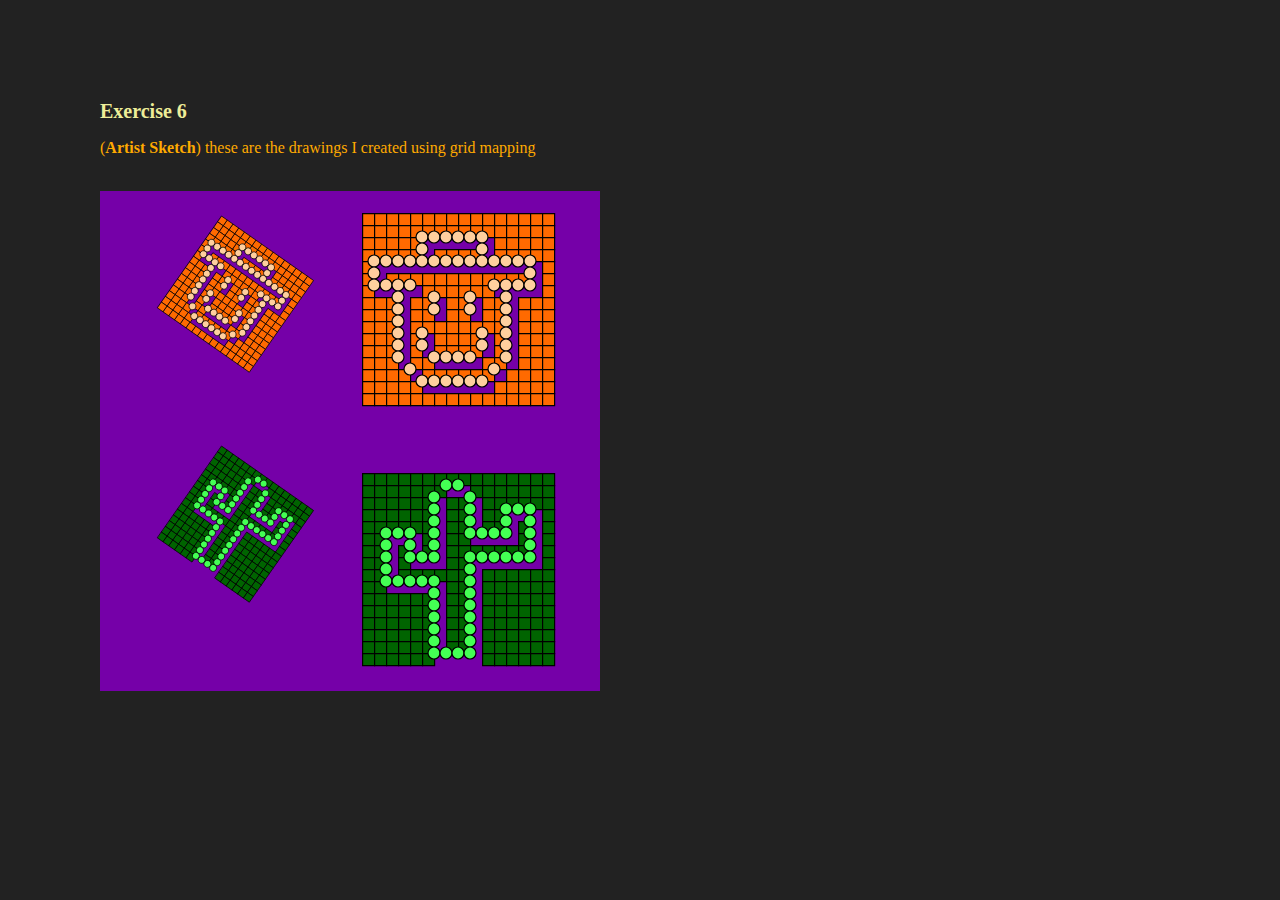
<file: p5_code/ex6/index.html>
<html>
<head>
  <meta charset="UTF-8">
  <script language="javascript" type="text/javascript" src="../lib/p5.min.js"></script>
  <!-- uncomment lines below to include extra p5 libraries -->
	<!--<script language="javascript" src="../lib/p5.dom.min.js"></script>-->
  <!--<script language="javascript" src="../lib/p5.sound.min.js"></script>-->
  <script language="javascript" type="text/javascript" src="sketch.js"></script>
  <!-- this line removes any default padding and style. you might only need one of these values set. -->
  <style>
   body {padding: 50; margin: 50;
  	background-color: #222;
  }
   h1 { color:#ee9;
	    font-size: 20;
   }

   p { color:#fa0;}

  </style>

</head>

<body>
<h1> Exercise 6 </h1>

<p> (<strong>Artist Sketch</strong>) these are the drawings I created using grid mapping </p>
 <br>
</body>
</html>
</file>
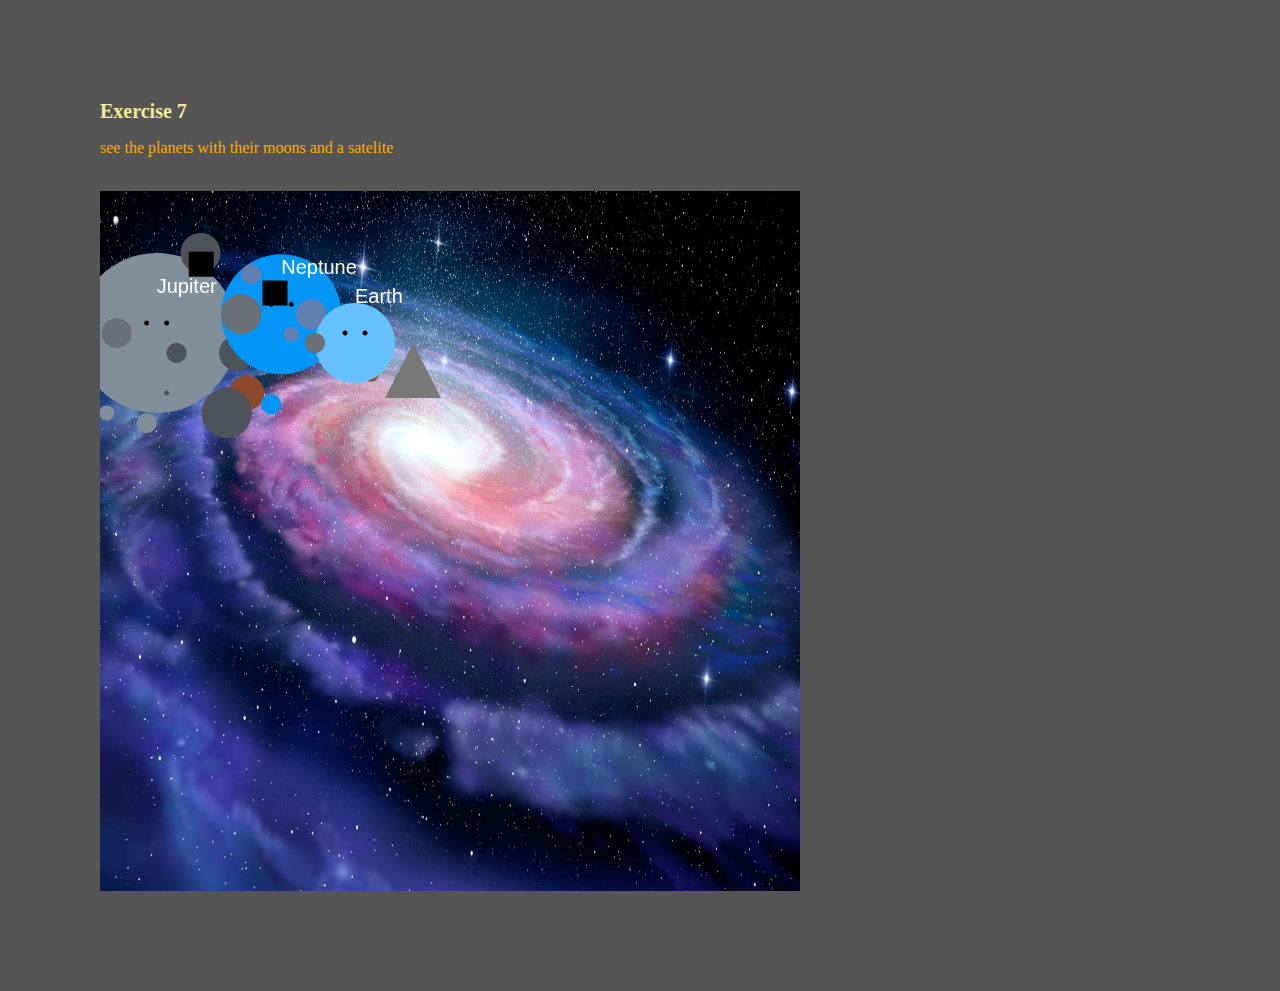
<file: p5_code/ex7/index.html>
<html>
<head>
  <meta charset="UTF-8">
  <script language="javascript" type="text/javascript" src="../lib/p5.min.js"></script>
  <!-- uncomment lines below to include extra p5 libraries -->
	<!--<script language="javascript" src="../lib/p5.dom.min.js"></script>-->
  <!--<script language="javascript" src="../lib/p5.sound.min.js"></script>-->
  <script language="javascript" type="text/javascript" src="sketch.js"></script>
  <!-- this line removes any default padding and style. you might only need one of these values set. -->
  <style>
   body {padding: 50; margin: 50;
  	background-color: #555;
  }
   h1 { color:#ee9;
	    font-size: 20;
   }

   p { color:#fa0;}

  </style>

</head>

<body>
<h1> Exercise 7 </h1>

<p> see the planets with their moons and a satelite </p>
 <br>
</body>
</html>
</file>
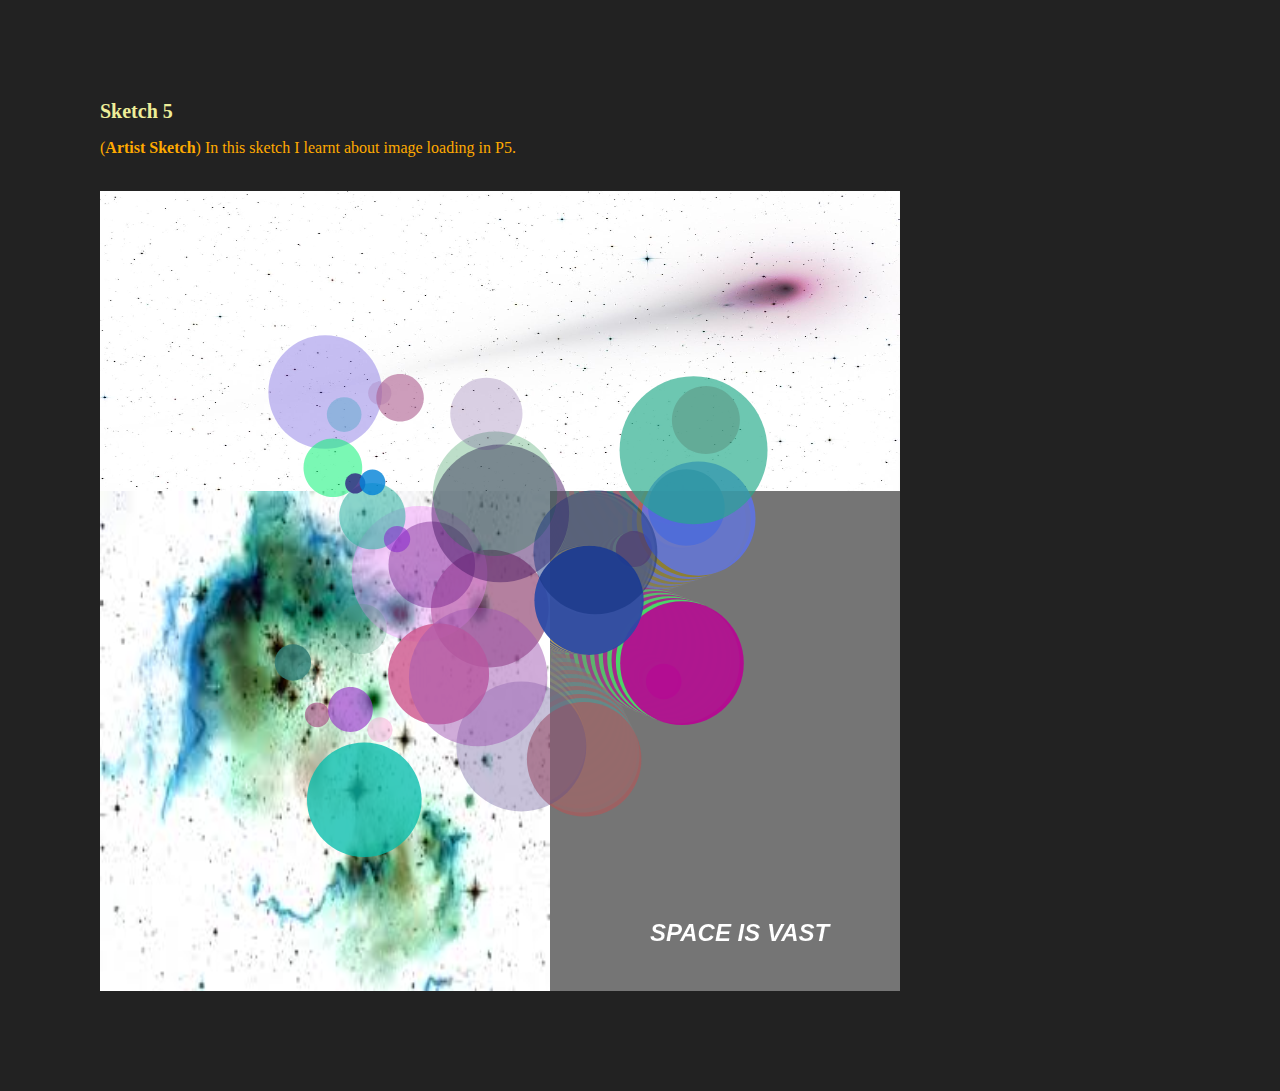
<file: p5_code/Ex_5/index.html>
<html>
<head>
  <meta charset="UTF-8">
  <script language="javascript" type="text/javascript" src="../lib/p5.min.js"></script>
  <!-- uncomment lines below to include extra p5 libraries -->
	<!--<script language="javascript" src="../lib/p5.dom.min.js"></script>-->
  <!--<script language="javascript" src="../lib/p5.sound.min.js"></script>-->
  <script language="javascript" type="text/javascript" src="sketch.js"></script>
  <!-- this line removes any default padding and style. you might only need one of these values set. -->
  <style>
   body {padding: 50; margin: 50;
  	background-color: #222;
  }
   h1 { color:#ee9;
	    font-size: 20;
   }

   p { color:#fa0;}

  </style>

</head>

<body>
<h1> Sketch 5 </h1>

<p> (<strong>Artist Sketch</strong>) In this sketch I learnt about image loading in P5. </p>
 <br>
</body>
</html>
</file>
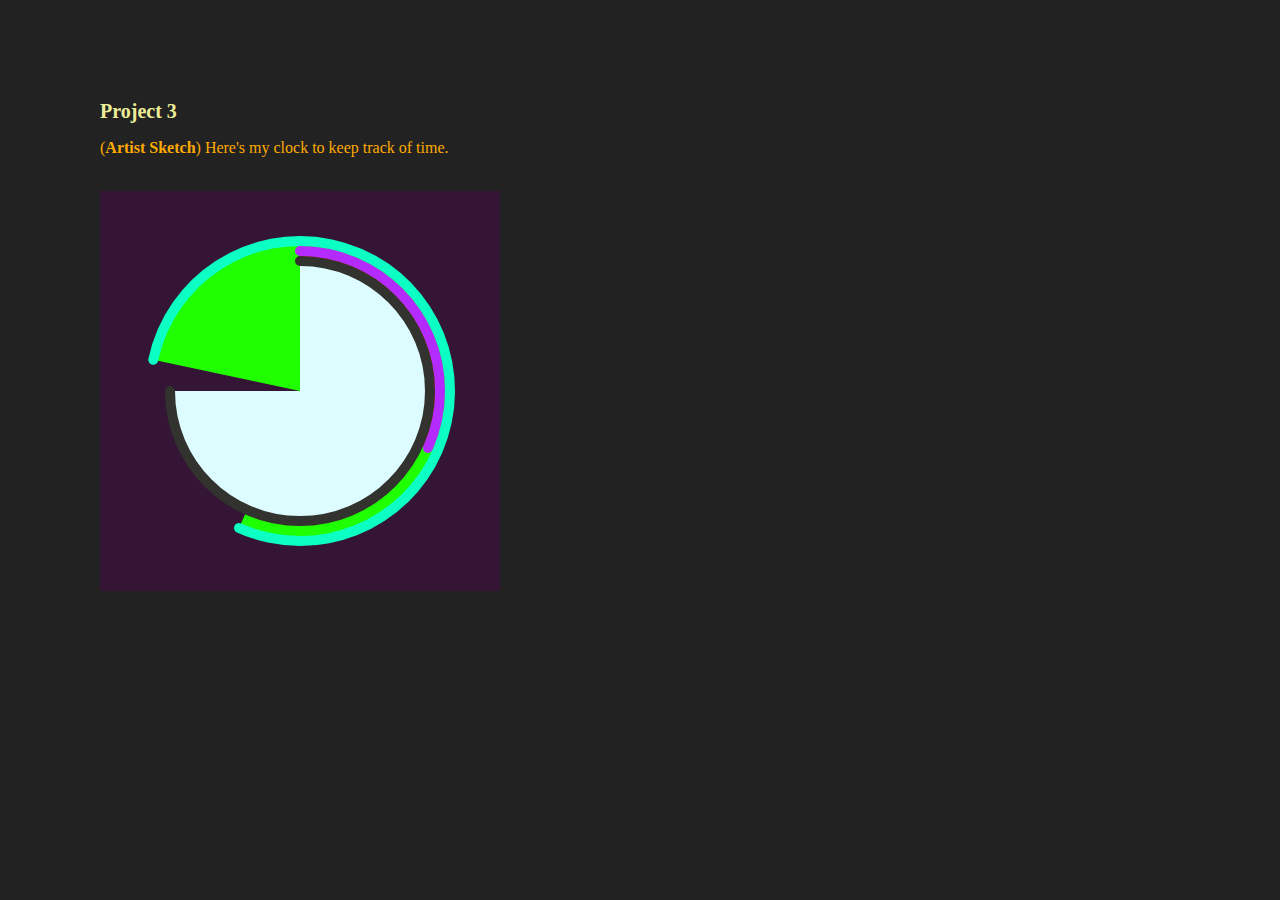
<file: p5_code/P3/index.html>
<html>
<head>
  <meta charset="UTF-8">
  <script language="javascript" type="text/javascript" src="../lib/p5.min.js"></script>
  <!-- uncomment lines below to include extra p5 libraries -->
	<!--<script language="javascript" src="../lib/p5.dom.min.js"></script>-->
  <!--<script language="javascript" src="../lib/p5.sound.min.js"></script>-->
  <script language="javascript" type="text/javascript" src="sketch.js"></script>
  <!-- this line removes any default padding and style. you might only need one of these values set. -->
  <style>
   body {padding: 50; margin: 50;
  	background-color: #222;
  }
   h1 { color:#ee9;
	    font-size: 20;
   }

   p { color:#fa0;}

  </style>

</head>

<body>
<h1> Project 3 </h1>

<p> (<strong>Artist Sketch</strong>) Here's my clock to keep track of time. </p>
 <br>
</body>
</html>
</file>
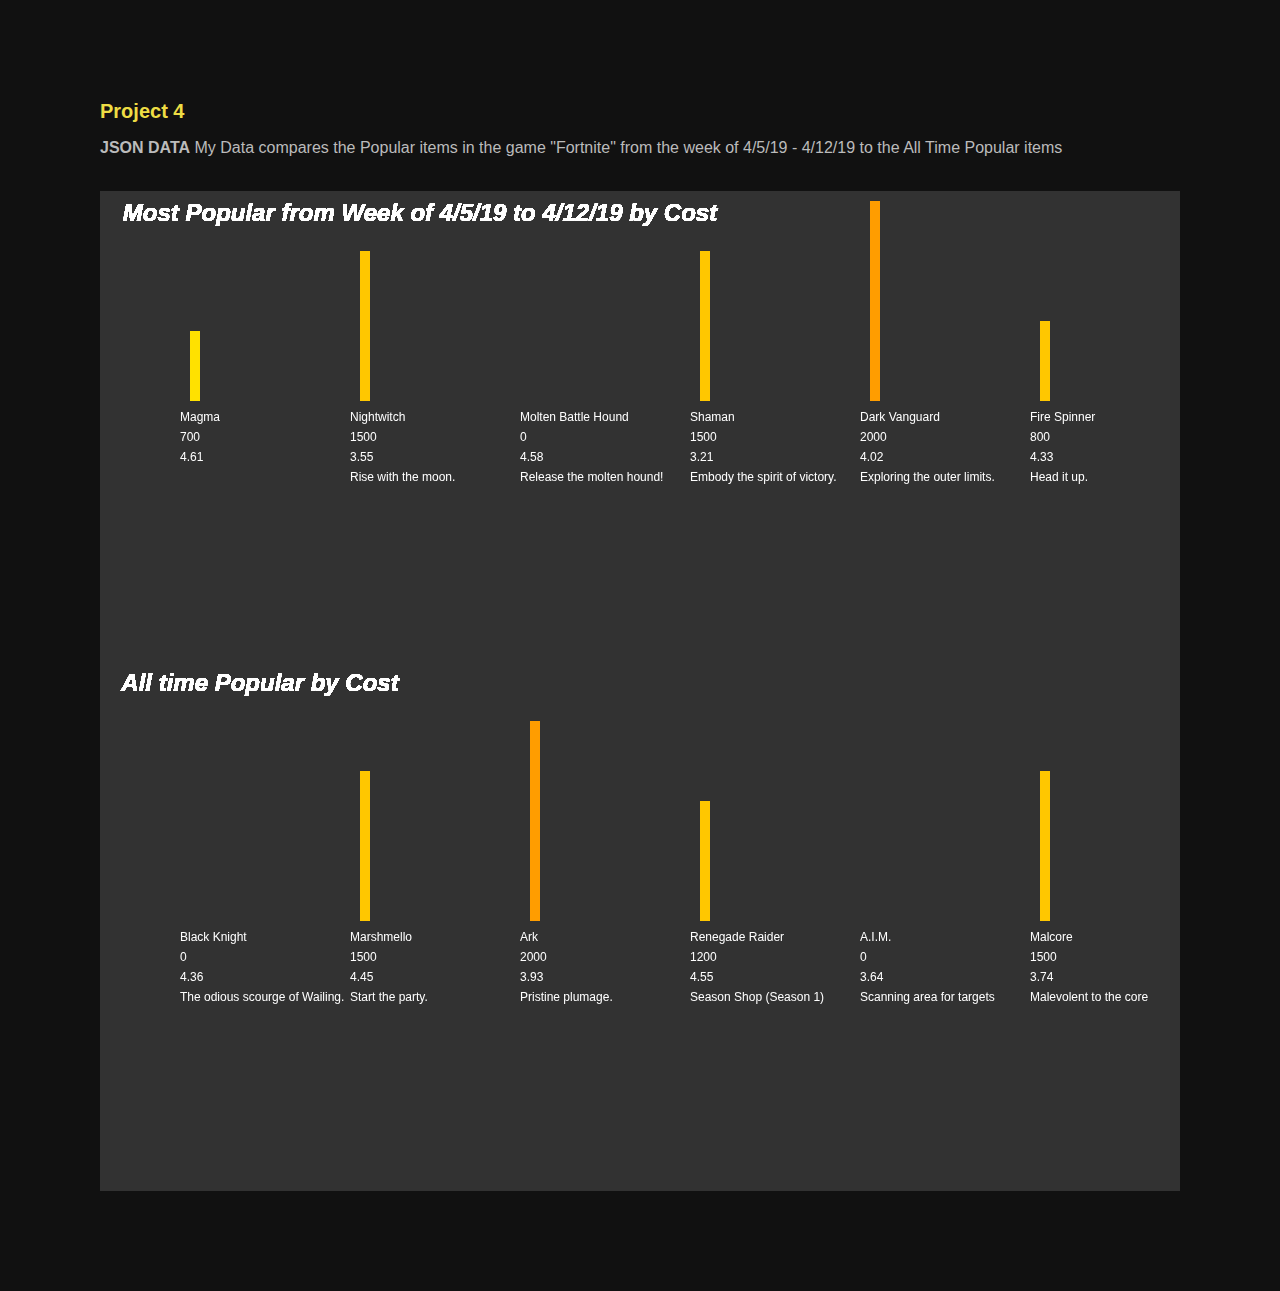
<file: p5_code/p4/index.html>
<html>
<head>
  <meta charset="UTF-8">
  <script language="javascript" type="text/javascript" src="../lib/p5.min.js"></script>
  <!-- uncomment lines below to include extra p5 libraries -->
	<!--<script language="javascript" src="../lib/p5.dom.min.js"></script>-->
  <!--<script language="javascript" src="../lib/p5.sound.min.js"></script>-->
  <script language="javascript" type="text/javascript" src="sketch.js"></script>
  <!-- this line removes any default padding and style. you might only need one of these values set. -->
  <style>
   body {padding: 50; margin: 50;
  	background-color: #111;
    font-family:sans-serif;
  }
   h1 { color:#eedd44;
	    font-size: 20;
   }

   p { color:#bbb;}

  </style>

</head>

<body>
<h1> Project 4 </h1>
<p> <strong> JSON DATA</strong> My Data compares the Popular items in the game "Fortnite" from the week of 4/5/19 - 4/12/19 to the All Time Popular items </p>
 <br>
</body>
</html>
</file>
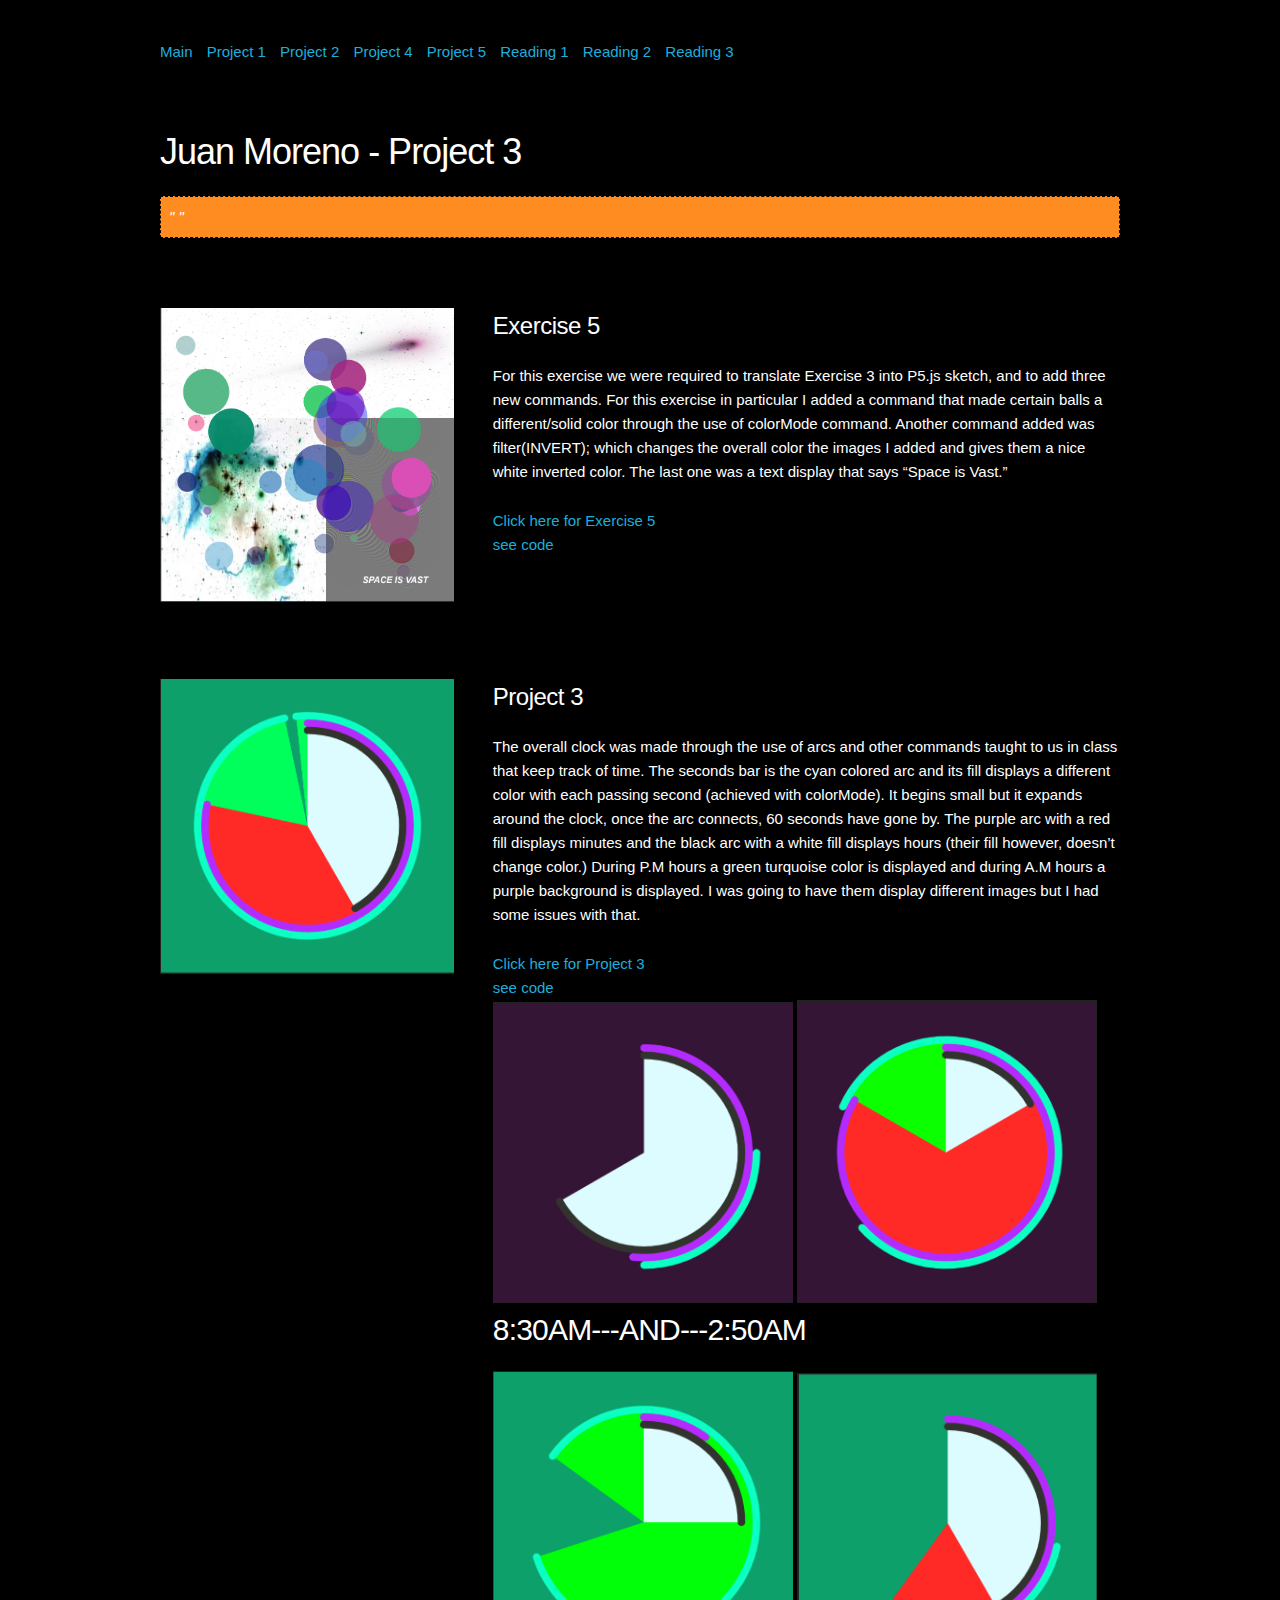
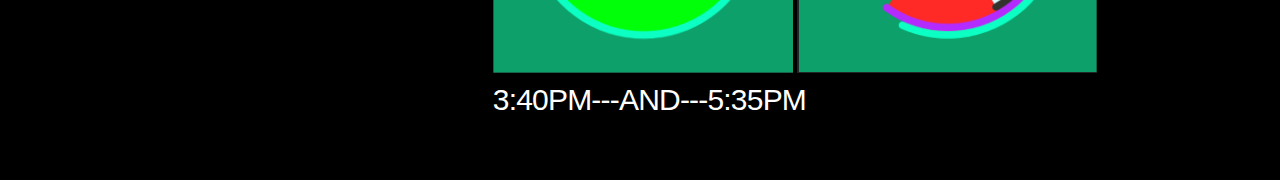
<file: p3.html>
<!DOCTYPE html>
<html lang="en">
<head>

  <!-- Basic Page Needs –––––––––––––––––––––––––––––––––––––––––– -->
  <meta charset="utf-8">
  <title>art101</title>
  <meta name="description" content="">
  <meta name="author" content="">

  <!-- Mobile Specific Metas ––––––––––––––––––––––––––––––––––––– -->
  <meta name="viewport" content="width=device-width, initial-scale=1">

  <!-- FONT ––––––––––––––––––––––––––––––––––––––––------–––––––– -->
  <link href="//fonts.googleapis.com/css?family=Raleway:400,300,600" rel="stylesheet" type="text/css">

  <!-- CSS & JS –––––––––––––––––––––––––––––––––––––––––––––––––– -->  
  <script type="text/javascript"  src="http://ajax.googleapis.com/ajax/libs/jquery/1.9.0/jquery.min.js"></script>                   <script type="text/javascript" src="css/overlaypopup.js"> </script>  
  <link rel="stylesheet" href="css/normalize.css">
  <link rel="stylesheet" href="css/skeleton.css">
  <link rel="stylesheet" href="css/overlaypopup.css" />
  <link rel="stylesheet" href="css/custom.css">

  <!-- Favicon –––––––––––––––––––––––––––––––––––––––––––––––––– -->
  <link rel="icon" type="image/png" href="images/favicon.png">

</head>
<body>

<!-- NAVIGATION AT the TOP is Here-->

<nav class="navbar">
      <div class="container nav_pad">  
        <ul>
         <li><a class="navbar-link" href="index.html"> Main</a></li>
         <li><a class="navbar-link" href="p1.html"> Project 1</a></li>
         <li><a class="navbar-link" href="p2.html"> Project 2</a></li>
         <li><a class="navbar-link" href="p4.html"> Project 4</a></li>
         <li><a class="navbar-link" href="p5.html"> Project 5</a></li>
         <li><a class="navbar-link" href="reading1.html"> Reading 1</a></li>
         <li><a class="navbar-link" href="reading2.html"> Reading 2</a></li>
         <li><a class="navbar-link" href="reading3.html"> Reading 3</a></li>
        </ul>
      </div>     
</nav>


  <!-- Primary Page Layout
  –––––––––––––––––––––––––––––––––––––––––––––––––– -->
  <div class="container">

  
   <div class="row section">
  <header id="header" class="twelve columns">
    <h3>Juan Moreno - Project 3 </h3>
      
<div class="statement_text"> 
<em>
"  "
</em>
<br>

</div>
    
  </header>
  </div>

     
<!-- NOTE!: For each row section make sure your column divs add up to 12. so 4+8, 6+6, 2+10, etc.-->

      <!-- Start Row //// -->
      <div class="row section">

      
       <!-- The column for showing the image and the link-->
      
      <div class="four columns" >
      
	    <a href= "p5_code/Ex_5/" > <img src="images/p3ex5.PNG" class="u-full-width"/>   </a>
      </div> 
        
       <!-- The column for artist statement and the link-->
     <div class="eight columns">    
      
         <h5> Exercise 5 </h5>
		<p>
		 For this exercise we were required to translate Exercise 3 into P5.js sketch, and to add three new commands. For this exercise in particular I added a command that made certain balls a different/solid color through the use of colorMode command. Another command added was filter(INVERT); which changes the overall color the images I added and gives them a nice white inverted color. The last one was a text display that says “Space is Vast.”

         </p> 
        <!--  <a class="show-popup" href="#" data-showpopup="1" >run sketch</a> -->
         <a href="p5_code/Ex_5/" > Click here for Exercise 5</a> <br>
         <a href="p5_code/Ex_5/sketch.js">see code</a> <br>
         
     </div>
     
     
     <!--////  End of row section-->
     
     <!--////  End of row section-->
    </div> 
     
     
      <div class="row section">

      
       <!-- The column for showing the image and the link-->
      
      <div class="four columns" >
      
	    <a href= "p5_code/P3/" > <img src="images/p3.PNG" class="u-full-width"/>   </a>
      </div> 
        
       <!-- The column for artist statement and the link-->
     <div class="eight columns">    
         <h5> Project 3</h5>
		<p>
		  The overall clock was made through the use of arcs and other commands taught to us in class that keep track of time. The seconds bar is the cyan colored arc and its fill displays a different color with each passing second (achieved with colorMode). It begins small but it expands around the clock, once the arc connects, 60 seconds have gone by. The purple arc with a red fill displays minutes and the black arc with a white fill displays hours (their fill however, doesn’t change color.) During P.M hours a green turquoise color is displayed and during A.M hours a purple background is displayed. I was going to have them display different images but I had some issues with that.
     
         </p> 
        <!--  <a class="show-popup" href="#" data-showpopup="1" >run sketch</a> -->
         
         <a href="p5_code/P3/" > Click here for Project 3</a> <br>
         <a href="p5_code/P3/sketch.js">see code</a> <br>
         <img src="images/p3_1.PNG" width="300px"> 
         <img src="images/p3_3.PNG" width="300px"> 
         <h4>8:30AM---AND---2:50AM</h4>
         <img src="images/p3_2.PNG" width="300px">
         <img src="images/p3_4.PNG" width="300px"> 
         <h4>  3:40PM---AND---5:35PM  </h4>
  
     </div>
     
     
     <!--////  End of row section-->
    </div> 
      
  

   
   
   <!-- end of MAIN container /////////////////-->
   
  </div>

    
	
	
	<!-- ///////START of Overlay and pops for videos ///////////////////////////////////////////////////////////////// -->
	
<div class="overlay-bg"> </div>
    
    <div class="overlay-content popup1">
    
    <!--   sketch content here///////////////// -->
  
    
    <button class="close-btn">X</button>
</div>
    
    <div class="overlay-content popup2">
    
	  <!-- sketch content here/////////////////-->
    
    <button class="close-btn">X</button>
</div>
    
</body>
</html>
</file>
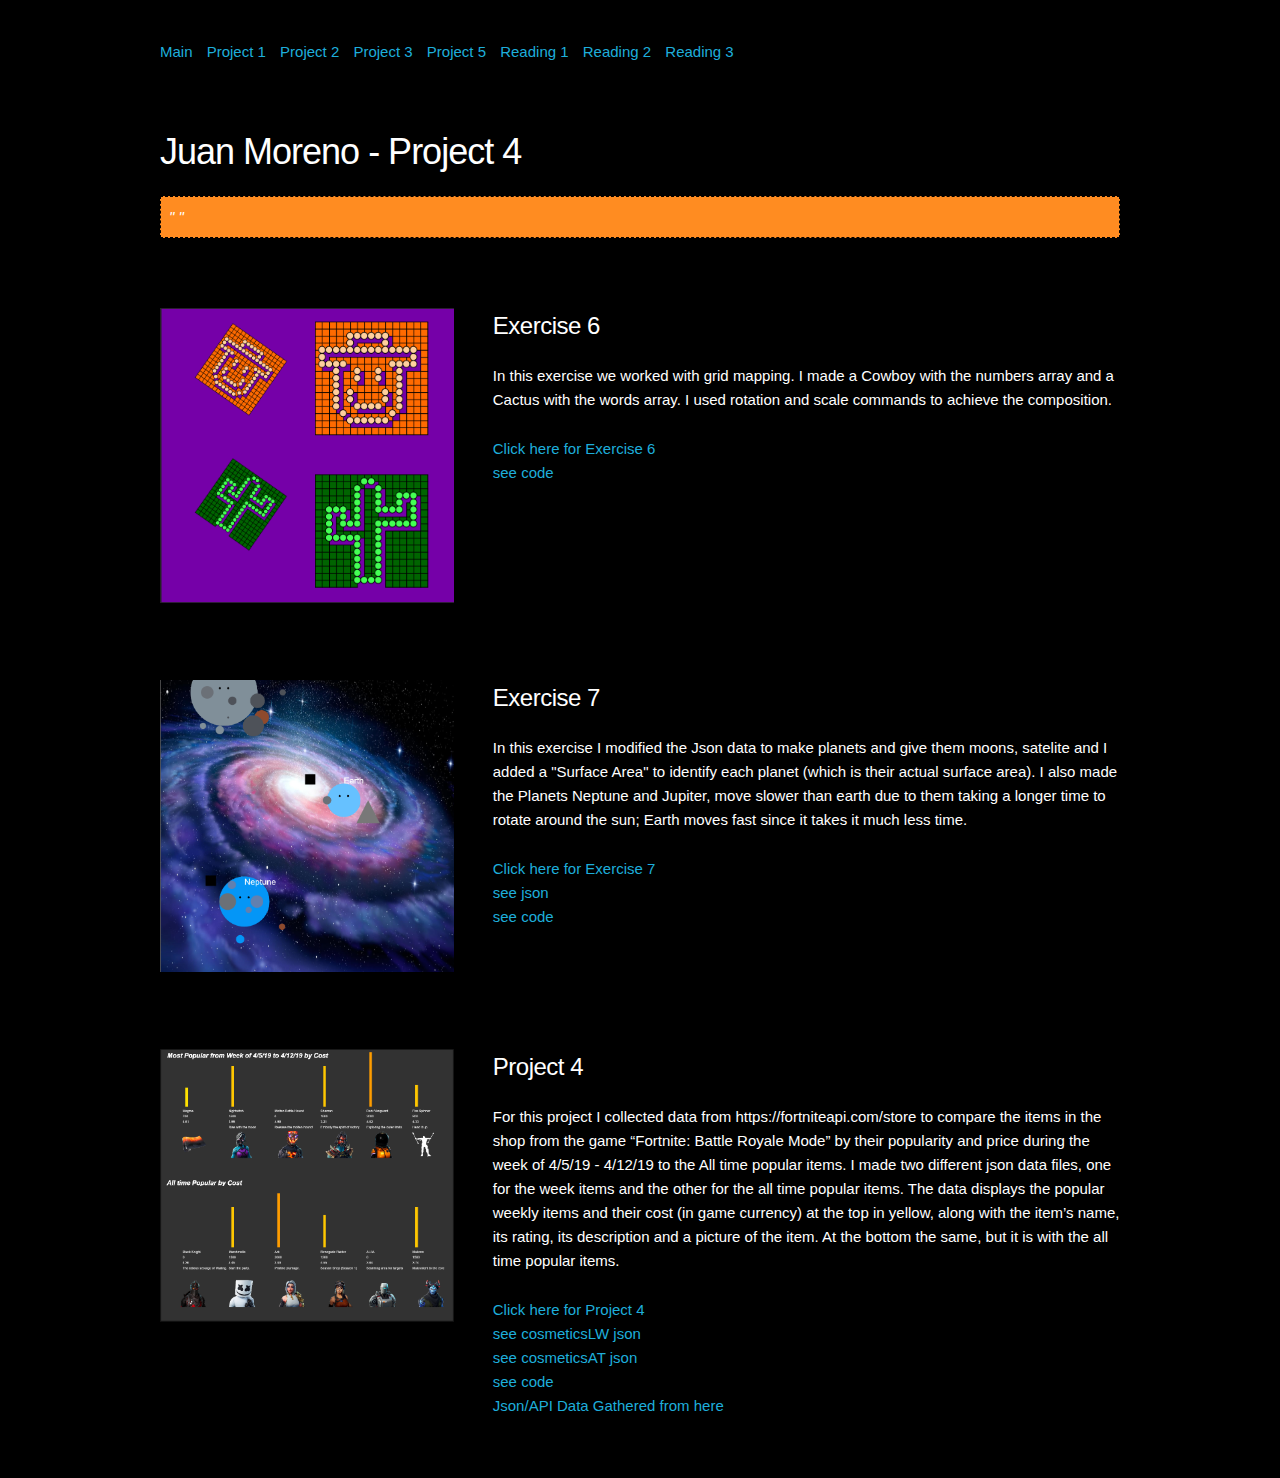
<file: p4.html>
<!DOCTYPE html>
<html lang="en">
<head>

  <!-- Basic Page Needs –––––––––––––––––––––––––––––––––––––––––– -->
  <meta charset="utf-8">
  <title>art101</title>
  <meta name="description" content="">
  <meta name="author" content="">

  <!-- Mobile Specific Metas ––––––––––––––––––––––––––––––––––––– -->
  <meta name="viewport" content="width=device-width, initial-scale=1">

  <!-- FONT ––––––––––––––––––––––––––––––––––––––––------–––––––– -->
  <link href="//fonts.googleapis.com/css?family=Raleway:400,300,600" rel="stylesheet" type="text/css">

  <!-- CSS & JS –––––––––––––––––––––––––––––––––––––––––––––––––– -->  
  <script type="text/javascript"  src="http://ajax.googleapis.com/ajax/libs/jquery/1.9.0/jquery.min.js"></script>                   <script type="text/javascript" src="css/overlaypopup.js"> </script>  
  <link rel="stylesheet" href="css/normalize.css">
  <link rel="stylesheet" href="css/skeleton.css">
  <link rel="stylesheet" href="css/overlaypopup.css" />
  <link rel="stylesheet" href="css/custom.css">

  <!-- Favicon –––––––––––––––––––––––––––––––––––––––––––––––––– -->
  <link rel="icon" type="image/png" href="images/favicon.png">

</head>
<body>

<!-- NAVIGATION AT the TOP is Here-->

<nav class="navbar">
      <div class="container nav_pad">  
        <ul>
         <li><a class="navbar-link" href="index.html"> Main</a></li>
         <li><a class="navbar-link" href="p1.html"> Project 1</a></li>
         <li><a class="navbar-link" href="p2.html"> Project 2</a></li>
         <li><a class="navbar-link" href="p3.html"> Project 3</a></li>
         <li><a class="navbar-link" href="p5.html"> Project 5</a></li>
         <li><a class="navbar-link" href="reading1.html"> Reading 1</a></li>
         <li><a class="navbar-link" href="reading2.html"> Reading 2</a></li>
         <li><a class="navbar-link" href="reading3.html"> Reading 3</a></li>
        </ul>
      </div>     
</nav>


  <!-- Primary Page Layout
  –––––––––––––––––––––––––––––––––––––––––––––––––– -->
  <div class="container">

  
   <div class="row section">
  <header id="header" class="twelve columns">
    <h3>Juan Moreno - Project 4 </h3>
      
<div class="statement_text"> 
<em>
"  "
</em>
<br>

</div>
    
  </header>
  </div>

     
<!-- NOTE!: For each row section make sure your column divs add up to 12. so 4+8, 6+6, 2+10, etc.-->

      <!-- Start Row //// -->
      <div class="row section">

      
       <!-- The column for showing the image and the link-->
      
      <div class="four columns" >
      
	    <a href= "p5_code/ex6/" > <img src="images/p4ex6.PNG" class="u-full-width"/>   </a>
      </div> 
        
       <!-- The column for artist statement and the link-->
     <div class="eight columns">    
      
         <h5> Exercise 6 </h5>
		<p>
		In this exercise we worked with grid mapping. I made a Cowboy with the numbers array and a Cactus with the words array. I used rotation and scale commands to achieve the composition. 
        
         </p> 
        <!--  <a class="show-popup" href="#" data-showpopup="1" >run sketch</a> -->
         <a href="p5_code/ex6/" > Click here for Exercise 6</a> <br>
         <a href="p5_code/ex6/sketch.js">see code</a> <br>
         
     </div>
     
     
     <!--////  End of row section-->
     
     <!--////  End of row section-->
    </div> 
    
    <!-- Start Row //// -->
      <div class="row section">

      
       <!-- The column for showing the image and the link-->
      
      <div class="four columns" >
      
	    <a href= "p5_code/ex7/" > <img src="images/ex7.PNG" class="u-full-width"/>   </a>
      </div> 
        
       <!-- The column for artist statement and the link-->
     <div class="eight columns">    
      
         <h5> Exercise 7 </h5>
		<p>
		In this exercise I modified the Json data to make planets and give them moons, satelite and I added a "Surface Area" to identify each planet (which is their actual surface area).
         I also made the Planets Neptune and Jupiter, move slower than earth due to them taking a longer time to rotate around the sun; Earth moves fast since it takes it much less time.
         </p> 
        <!--  <a class="show-popup" href="#" data-showpopup="1" >run sketch</a> -->
         <a href="p5_code/ex7/" > Click here for Exercise 7</a> <br>
         <a href="p5_code/ex7/blob.json">see json</a> <br>
         <a href="p5_code/ex7/sketch.js">see code</a> <br>
         
     </div>
     
     
     <!--////  End of row section-->
     
     <!--////  End of row section-->
    </div> 
    
    
     
     
      <div class="row section">

      
       <!-- The column for showing the image and the link-->
      
      <div class="four columns" >
      
	    <a href= "p5_code/p4/" > <img src="images/fortdata.PNG" class="u-full-width"/>   </a>
      </div> 
        
       <!-- The column for artist statement and the link-->
     <div class="eight columns">    
         <h5> Project 4</h5>
		<p>
		      For this project I collected data from https://fortniteapi.com/store to compare the items in the shop from the game “Fortnite: Battle Royale Mode” by their popularity and price during the week of 4/5/19 - 4/12/19 to the All time popular items. I made two different json data files, one for the week items and the other for the all time popular items. The data displays the popular weekly items and their cost (in game currency) at the top in yellow, along with the item’s name, its rating, its description and  a picture of the item. At the bottom the same, but it is with the all time popular items.
         </p> 
        <!--  <a class="show-popup" href="#" data-showpopup="1" >run sketch</a> -->
         
         <a href="p5_code/ex7/" > Click here for Project 4</a> <br>
         <a href="p5_code/p4/cosmeticsLW.json">see cosmeticsLW json</a> <br>
         <a href="p5_code/p4/cosmeticsAT.json">see cosmeticsAT json</a> <br>
         <a href="p5_code/p4/sketch.js">see code</a> <br>
         <a href="https://fortniteapi.com/store">Json/API Data Gathered from here</a> <br>
    
         <h4></h4>
    
  
     </div>
     
     
     <!--////  End of row section-->
    </div> 
      
  

   
   
   <!-- end of MAIN container /////////////////-->
   
  </div>

    
	
	
	<!-- ///////START of Overlay and pops for videos ///////////////////////////////////////////////////////////////// -->
	
<div class="overlay-bg"> </div>
    
    <div class="overlay-content popup1">
    
    <!--   sketch content here///////////////// -->
  
    
    <button class="close-btn">X</button>
</div>
    
    <div class="overlay-content popup2">
    
	  <!-- sketch content here/////////////////-->
    
    <button class="close-btn">X</button>
</div>
    
</body>
</html>
</file>
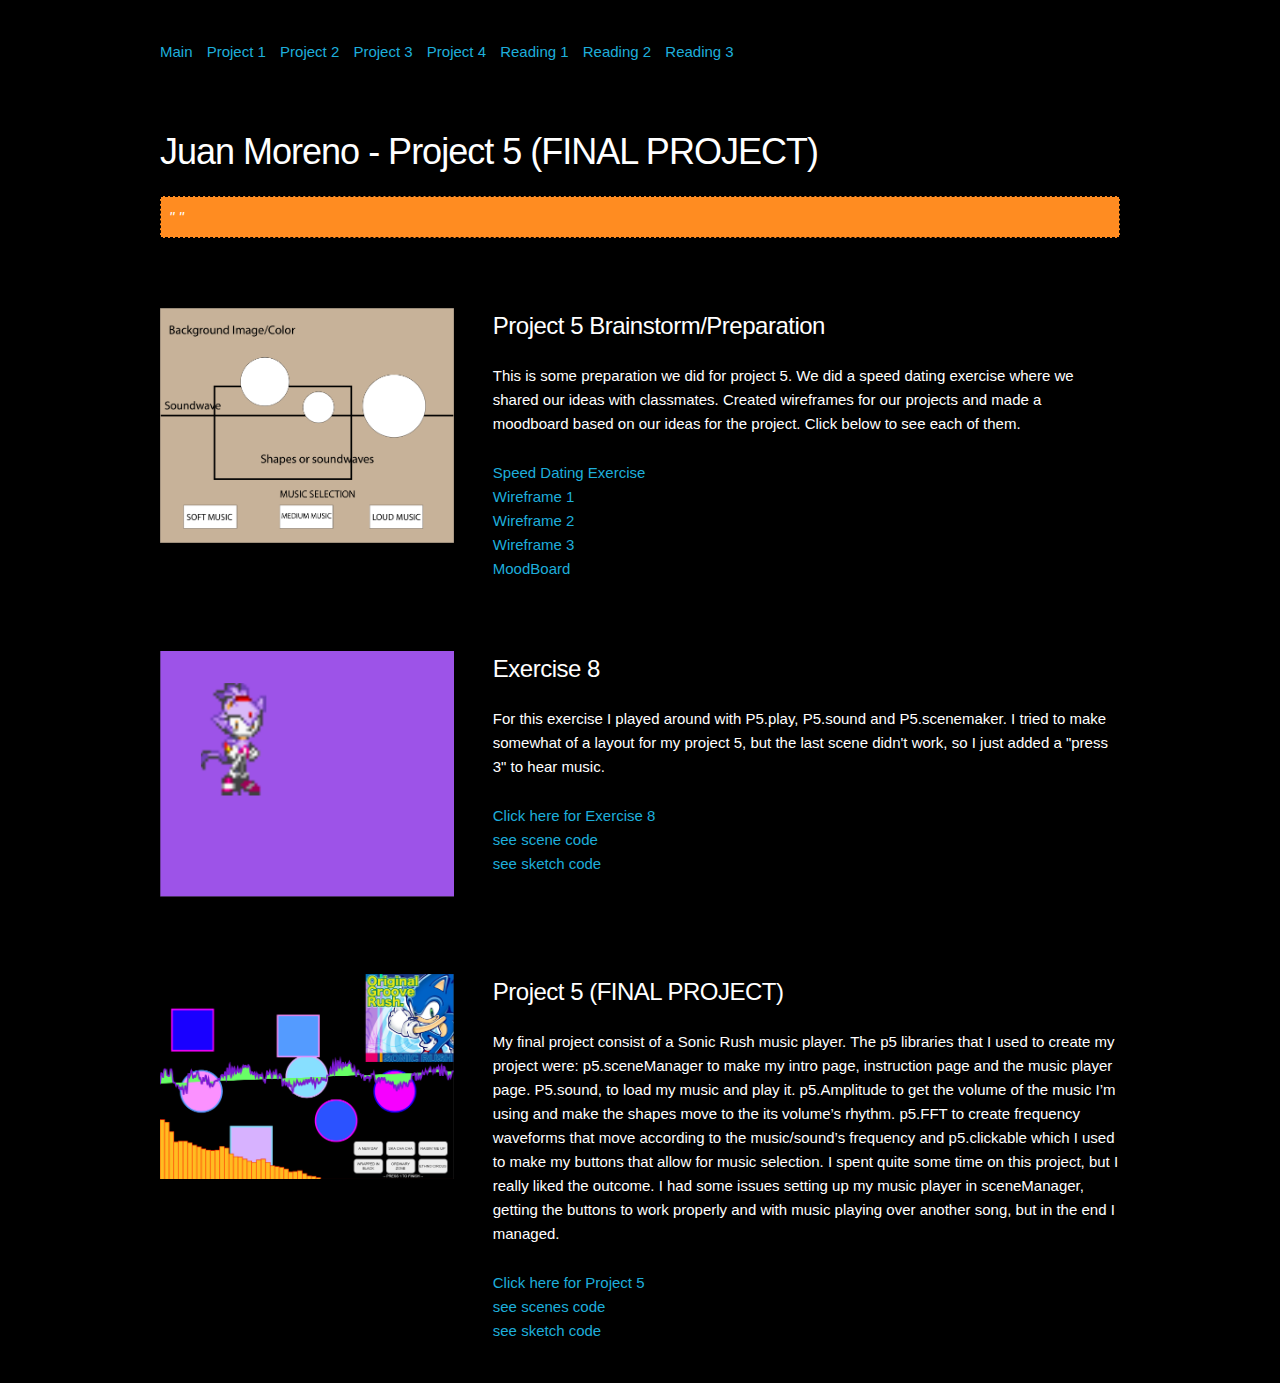
<file: p5.html>
<!DOCTYPE html>
<html lang="en">
<head>

  <!-- Basic Page Needs –––––––––––––––––––––––––––––––––––––––––– -->
  <meta charset="utf-8">
  <title>art101</title>
  <meta name="description" content="">
  <meta name="author" content="">

  <!-- Mobile Specific Metas ––––––––––––––––––––––––––––––––––––– -->
  <meta name="viewport" content="width=device-width, initial-scale=1">

  <!-- FONT ––––––––––––––––––––––––––––––––––––––––------–––––––– -->
  <link href="//fonts.googleapis.com/css?family=Raleway:400,300,600" rel="stylesheet" type="text/css">

  <!-- CSS & JS –––––––––––––––––––––––––––––––––––––––––––––––––– -->  
  <script type="text/javascript"  src="http://ajax.googleapis.com/ajax/libs/jquery/1.9.0/jquery.min.js"></script>                   <script type="text/javascript" src="css/overlaypopup.js"> </script>  
  <link rel="stylesheet" href="css/normalize.css">
  <link rel="stylesheet" href="css/skeleton.css">
  <link rel="stylesheet" href="css/overlaypopup.css" />
  <link rel="stylesheet" href="css/custom.css">

  <!-- Favicon –––––––––––––––––––––––––––––––––––––––––––––––––– -->
  <link rel="icon" type="image/png" href="images/favicon.png">

</head>
<body>

<!-- NAVIGATION AT the TOP is Here-->

<nav class="navbar">
      <div class="container nav_pad">  
        <ul>
         <li><a class="navbar-link" href="index.html"> Main</a></li>
         <li><a class="navbar-link" href="p1.html"> Project 1</a></li>
         <li><a class="navbar-link" href="p2.html"> Project 2</a></li>
         <li><a class="navbar-link" href="p3.html"> Project 3</a></li>
         <li><a class="navbar-link" href="p4.html"> Project 4</a></li>
         <li><a class="navbar-link" href="reading1.html"> Reading 1</a></li>
         <li><a class="navbar-link" href="reading2.html"> Reading 2</a></li>
         <li><a class="navbar-link" href="reading3.html"> Reading 3</a></li>
        </ul>
      </div>     
</nav>


  <!-- Primary Page Layout
  –––––––––––––––––––––––––––––––––––––––––––––––––– -->
  <div class="container">

  
   <div class="row section">
  <header id="header" class="twelve columns">
    <h3>Juan Moreno - Project 5 (FINAL PROJECT)</h3>
      
<div class="statement_text"> 
<em>
"  "
</em>
<br>

</div>
    
  </header>
  </div>

     
<!-- NOTE!: For each row section make sure your column divs add up to 12. so 4+8, 6+6, 2+10, etc.-->

      <!-- Start Row //// -->
      <div class="row section">

      
       <!-- The column for showing the image and the link-->
      
      <div class="four columns" >
      
	    <a href= "images/moodboard.png" > <img src="images/wireframe3.png" class="u-full-width"/>   </a>
      </div> 
        
       <!-- The column for artist statement and the link-->
     <div class="eight columns">    
      
         <h5> Project 5 Brainstorm/Preparation </h5>
		<p>
		 This is some preparation we did for project 5. We did a speed dating exercise where we shared our ideas with classmates. Created wireframes
         for our projects and made a moodboard based on our ideas for the project. Click below to see each of them.

         </p> 
        <!--  <a class="show-popup" href="#" data-showpopup="1" >run sketch</a> -->
         <a href="images/speedate.jpg" > Speed Dating Exercise</a> <br>
         <a href="images/wireframe1.png" >Wireframe 1</a> <br>
         <a href="images/wireframe2.png" >Wireframe 2</a> <br>
         <a href="images/wireframe3.png" >Wireframe 3</a> <br>
         <a href="images/moodboard.png"  >MoodBoard</a> <br>
       
     </div>
     
     
     <!--////  End of row section-->
     
     <!--////  End of row section-->
    </div> 
    
    <div class="row section">

      
       <!-- The column for showing the image and the link-->
      
      <div class="four columns" >
      
	    <a href= "p5_code/ex8/" > <img src="images/p5ex8.PNG" class="u-full-width"/>   </a>
      </div> 
        
       <!-- The column for artist statement and the link-->
     <div class="eight columns">    
      
         <h5> Exercise 8 </h5>
		<p>
		For this exercise I played around with P5.play, P5.sound and P5.scenemaker. I tried to make somewhat of a layout for my project 5, but the last
        scene didn't work, so I just added a "press 3" to hear music.
         </p> 
        <!--  <a class="show-popup" href="#" data-showpopup="1" >run sketch</a> -->
         <a href="p5_code/ex8/" > Click here for Exercise 8</a> <br>
         <a href="p5_code/ex8/scenes.js">see scene code</a> <br>
         <a href="p5_code/ex8/sketch.js">see sketch code</a> <br>
         
     </div>
     
     
     <!--////  End of row section-->
     
     <!--////  End of row section-->
    </div> 
    
    
    
     
     
      <div class="row section">

      
       <!-- The column for showing the image and the link-->
      
      <div class="four columns" >
      
	    <a href= "p5_code/p5/" > <img src="images/p5_final.PNG" class="u-full-width"/>   </a>
      </div> 
        
       <!-- The column for artist statement and the link-->
     <div class="eight columns">    
         <h5> Project 5 (FINAL PROJECT)</h5>
		<p>
		      My final project consist of a Sonic Rush music player. The p5 libraries that I used to create my project were: p5.sceneManager to make my intro page, instruction page and the music player page. P5.sound, to load my music and play it. p5.Amplitude to get the volume of the music I’m using and make the shapes move to the its volume’s rhythm. p5.FFT to create frequency waveforms that move according to the music/sound’s frequency and p5.clickable which I used to make my buttons that allow for music selection. I spent quite some time on this project, but I really liked the outcome. I had some issues setting up my music player in sceneManager, getting the buttons to work properly and with music playing over another song, but in the end I managed. 
         </p> 
        <!--  <a class="show-popup" href="#" data-showpopup="1" >run sketch</a> -->
         
         <a href="p5_code/p5/" > Click here for Project 5</a> <br>
         <a href="p5_code/p5/scenes.js">see scenes code</a> <br>
         <a href="p5_code/p5/sketch.js">see sketch code</a> <br>  
         
  
     </div>
     
     
     <!--////  End of row section-->
    </div> 
      
  

   
   
   <!-- end of MAIN container /////////////////-->
   
  </div>

    
	
	
	<!-- ///////START of Overlay and pops for videos ///////////////////////////////////////////////////////////////// -->
	
<div class="overlay-bg"> </div>
    
    <div class="overlay-content popup1">
    
    <!--   sketch content here///////////////// -->
  
    
    <button class="close-btn">X</button>
</div>
    
    <div class="overlay-content popup2">
    
	  <!-- sketch content here/////////////////-->
    
    <button class="close-btn">X</button>
</div>
    
</body>
</html>
</file>
<file: css/skeleton.css>
/*
* Skeleton V2.0.4
* Copyright 2014, Dave Gamache
* www.getskeleton.com
* Free to use under the MIT license.
* http://www.opensource.org/licenses/mit-license.php
* 12/29/2014
*/


/* Table of contents
––––––––––––––––––––––––––––––––––––––––––––––––––
- Grid
- Base Styles
- Typography
- Links
- Buttons
- Forms
- Lists
- Code
- Tables
- Spacing
- Utilities
- Clearing
- Media Queries
*/


/* Grid
–––––––––––––––––––––––––––––––––––––––––––––––––– */
.container {
  position: relative;
  width: 100%;
  max-width: 960px;
  margin: 0 auto;
  padding: 0 20px;
  box-sizing: border-box; }
.column,
.columns {
  width: 100%;
  float: left;
  box-sizing: border-box; }

/* For devices larger than 400px */
@media (min-width: 400px) {
  .container {
    width: 85%;
    padding: 0; }
}

/* For devices larger than 550px */
@media (min-width: 550px) {
  .container {
    width: 80%; }
  .column,
  .columns {
    margin-left: 4%; }
  .column:first-child,
  .columns:first-child {
    margin-left: 0; }

  .one.column,
  .one.columns                    { width: 4.66666666667%; }
  .two.columns                    { width: 13.3333333333%; }
  .three.columns                  { width: 22%;            }
  .four.columns                   { width: 30.6666666667%; }
  .five.columns                   { width: 39.3333333333%; }
  .six.columns                    { width: 48%;            }
  .seven.columns                  { width: 56.6666666667%; }
  .eight.columns                  { width: 65.3333333333%; }
  .nine.columns                   { width: 74.0%;          }
  .ten.columns                    { width: 82.6666666667%; }
  .eleven.columns                 { width: 91.3333333333%; }
  .twelve.columns                 { width: 100%; margin-left: 0; }

  .one-third.column               { width: 30.6666666667%; }
  .two-thirds.column              { width: 65.3333333333%; }

  .one-half.column                { width: 48%; }

  /* Offsets */
  .offset-by-one.column,
  .offset-by-one.columns          { margin-left: 8.66666666667%; }
  .offset-by-two.column,
  .offset-by-two.columns          { margin-left: 17.3333333333%; }
  .offset-by-three.column,
  .offset-by-three.columns        { margin-left: 26%;            }
  .offset-by-four.column,
  .offset-by-four.columns         { margin-left: 34.6666666667%; }
  .offset-by-five.column,
  .offset-by-five.columns         { margin-left: 43.3333333333%; }
  .offset-by-six.column,
  .offset-by-six.columns          { margin-left: 52%;            }
  .offset-by-seven.column,
  .offset-by-seven.columns        { margin-left: 60.6666666667%; }
  .offset-by-eight.column,
  .offset-by-eight.columns        { margin-left: 69.3333333333%; }
  .offset-by-nine.column,
  .offset-by-nine.columns         { margin-left: 78.0%;          }
  .offset-by-ten.column,
  .offset-by-ten.columns          { margin-left: 86.6666666667%; }
  .offset-by-eleven.column,
  .offset-by-eleven.columns       { margin-left: 95.3333333333%; }

  .offset-by-one-third.column,
  .offset-by-one-third.columns    { margin-left: 34.6666666667%; }
  .offset-by-two-thirds.column,
  .offset-by-two-thirds.columns   { margin-left: 69.3333333333%; }

  .offset-by-one-half.column,
  .offset-by-one-half.columns     { margin-left: 52%; }

}


/* Base Styles
–––––––––––––––––––––––––––––––––––––––––––––––––– */
/* NOTE
html is set to 62.5% so that all the REM measurements throughout Skeleton
are based on 10px sizing. So basically 1.5rem = 15px :) */
html {
  font-size: 62.5%; }
body {
  font-size: 1.5em; /* currently ems cause chrome bug misinterpreting rems on body element */
  line-height: 1.6;
  font-weight: 400;
  font-family: "Raleway", "HelveticaNeue", "Helvetica Neue", Helvetica, Arial, sans-serif;
  color: #222; }


/* Typography
–––––––––––––––––––––––––––––––––––––––––––––––––– */
h1, h2, h3, h4, h5, h6 {
  margin-top: 0;
  margin-bottom: 2rem;
  font-weight: 300; }
h1 { font-size: 4.0rem; line-height: 1.2;  letter-spacing: -.1rem;}
h2 { font-size: 3.6rem; line-height: 1.25; letter-spacing: -.1rem; }
h3 { font-size: 3.0rem; line-height: 1.3;  letter-spacing: -.1rem; }
h4 { font-size: 2.4rem; line-height: 1.35; letter-spacing: -.08rem; }
h5 { font-size: 1.8rem; line-height: 1.5;  letter-spacing: -.05rem; }
h6 { font-size: 1.5rem; line-height: 1.6;  letter-spacing: 0; }

/* Larger than phablet */
@media (min-width: 550px) {
  h1 { font-size: 5.0rem; }
  h2 { font-size: 4.2rem; }
  h3 { font-size: 3.6rem; }
  h4 { font-size: 3.0rem; }
  h5 { font-size: 2.4rem; }
  h6 { font-size: 1.5rem; }
}

p {
  margin-top: 0; }


/* Links
–––––––––––––––––––––––––––––––––––––––––––––––––– */
a {
  color: #1EAEDB; 
  text-decoration: none;
}
a:hover {
  color: #0FA0CE;
  text-decoration: none;
}


/* Buttons
–––––––––––––––––––––––––––––––––––––––––––––––––– */
.button,
button,
input[type="submit"],
input[type="reset"],
input[type="button"] {
  display: inline-block;
  height: 38px;
  padding: 0 30px;
  color: #555;
  text-align: center;
  font-size: 11px;
  font-weight: 600;
  line-height: 38px;
  letter-spacing: .1rem;
  text-transform: uppercase;
  text-decoration: none;
  white-space: nowrap;
  background-color: transparent;
  border-radius: 4px;
  border: 1px solid #bbb;
  cursor: pointer;
  box-sizing: border-box; }
.button:hover,
button:hover,
input[type="submit"]:hover,
input[type="reset"]:hover,
input[type="button"]:hover,
.button:focus,
button:focus,
input[type="submit"]:focus,
input[type="reset"]:focus,
input[type="button"]:focus {
  color: #333;
  border-color: #888;
  outline: 0; }
.button.button-primary,
button.button-primary,
input[type="submit"].button-primary,
input[type="reset"].button-primary,
input[type="button"].button-primary {
  color: #FFF;
  background-color: #33C3F0;
  border-color: #33C3F0; }
.button.button-primary:hover,
button.button-primary:hover,
input[type="submit"].button-primary:hover,
input[type="reset"].button-primary:hover,
input[type="button"].button-primary:hover,
.button.button-primary:focus,
button.button-primary:focus,
input[type="submit"].button-primary:focus,
input[type="reset"].button-primary:focus,
input[type="button"].button-primary:focus {
  color: #FFF;
  background-color: #1EAEDB;
  border-color: #1EAEDB; }


/* Forms
–––––––––––––––––––––––––––––––––––––––––––––––––– */
input[type="email"],
input[type="number"],
input[type="search"],
input[type="text"],
input[type="tel"],
input[type="url"],
input[type="password"],
textarea,
select {
  height: 38px;
  padding: 6px 10px; /* The 6px vertically centers text on FF, ignored by Webkit */
  background-color: #fff;
  border: 1px solid #D1D1D1;
  border-radius: 4px;
  box-shadow: none;
  box-sizing: border-box; }
/* Removes awkward default styles on some inputs for iOS */
input[type="email"],
input[type="number"],
input[type="search"],
input[type="text"],
input[type="tel"],
input[type="url"],
input[type="password"],
textarea {
  -webkit-appearance: none;
     -moz-appearance: none;
          appearance: none; }
textarea {
  min-height: 65px;
  padding-top: 6px;
  padding-bottom: 6px; }
input[type="email"]:focus,
input[type="number"]:focus,
input[type="search"]:focus,
input[type="text"]:focus,
input[type="tel"]:focus,
input[type="url"]:focus,
input[type="password"]:focus,
textarea:focus,
select:focus {
  border: 1px solid #33C3F0;
  outline: 0; }
label,
legend {
  display: block;
  margin-bottom: .5rem;
  font-weight: 600; }
fieldset {
  padding: 0;
  border-width: 0; }
input[type="checkbox"],
input[type="radio"] {
  display: inline; }
label > .label-body {
  display: inline-block;
  margin-left: .5rem;
  font-weight: normal; }


/* Lists
–––––––––––––––––––––––––––––––––––––––––––––––––– */
ul {
  list-style: circle inside; }
ol {
  list-style: decimal inside; }
ol, ul {
  padding-left: 0;
  margin-top: 0; }
ul ul,
ul ol,
ol ol,
ol ul {
  margin: 1.5rem 0 1.5rem 3rem;
  font-size: 90%; }
li {
  margin-bottom: 1rem; }


/* Code
–––––––––––––––––––––––––––––––––––––––––––––––––– */
code {
  padding: .2rem .5rem;
  margin: 0 .2rem;
  font-size: 90%;
  white-space: nowrap;
  background: #F1F1F1;
  border: 1px solid #E1E1E1;
  border-radius: 4px; }
pre > code {
  display: block;
  padding: 1rem 1.5rem;
  white-space: pre; }


/* Tables
–––––––––––––––––––––––––––––––––––––––––––––––––– */
th,
td {
  padding: 12px 15px;
  text-align: left;
  border-bottom: 1px solid #E1E1E1; }
th:first-child,
td:first-child {
  padding-left: 0; }
th:last-child,
td:last-child {
  padding-right: 0; }


/* Spacing
–––––––––––––––––––––––––––––––––––––––––––––––––– */
button,
.button {
  margin-bottom: 1rem; }
input,
textarea,
select,
fieldset {
  margin-bottom: 1.5rem; }
pre,
blockquote,
dl,
figure,
table,
p,
ul,
ol,
form {
  margin-bottom: 2.5rem; }


/* Utilities
–––––––––––––––––––––––––––––––––––––––––––––––––– */
.u-full-width {
  width: 100%;
  box-sizing: border-box; }
.u-max-full-width {
  max-width: 100%;
  box-sizing: border-box; }
.u-pull-right {
  float: right; }
.u-pull-left {
  float: left; }


/* Misc
–––––––––––––––––––––––––––––––––––––––––––––––––– */
hr {
  margin-top: 3rem;
  margin-bottom: 3.5rem;
  border-width: 0;
  border-top: 1px solid #E1E1E1; }


/* Clearing
–––––––––––––––––––––––––––––––––––––––––––––––––– */

/* Self Clearing Goodness */
.container:after,
.row:after,
.u-cf {
  content: "";
  display: table;
  clear: both; }


/* Media Queries
–––––––––––––––––––––––––––––––––––––––––––––––––– */
/*
Note: The best way to structure the use of media queries is to create the queries
near the relevant code. For example, if you wanted to change the styles for buttons
on small devices, paste the mobile query code up in the buttons section and style it
there.
*/


/* Larger than mobile */
@media (min-width: 400px) {}

/* Larger than phablet (also point when grid becomes active) */
@media (min-width: 550px) {}

/* Larger than tablet */
@media (min-width: 750px) {}

/* Larger than desktop */
@media (min-width: 1000px) {}

/* Larger than Desktop HD */
@media (min-width: 1200px) {}
</file>
<file: css/overlaypopup.css>
* {
	margin: 0;
	padding: 0;
	-moz-box-sizing: border-box; 
	-webkit-box-sizing: border-box; 
	box-sizing: border-box;
}

body {
	font-family: 'Helvetica Neue','Helvetica', Arial, sans-serif;
}

.main-content {
	height: 800px;
	width: 1000px;
	margin: 0 auto;
}

.overlay-bg {
	display: none;
	position: absolute;
	top: 0;
	left: 0;
	/* height:100%! important; */
	height: auto;
	width: 100%;
	cursor: pointer;
	z-index: 1000; /* high z-index */
	background: #000; /* fallback */
	background: rgba(0,0,0,0.75);
}
	.overlay-content {
		
		display: none;
		background: #111;
		padding: 2%;
		width: 60%;
		position: absolute;
		top: 15%;
		left: 20%;
		cursor: default;
		z-index: 10001;
		border-radius: 10px;
		box-shadow: 0 0 5px rgba(0,0,0,0.95);
	}

	.close-btn {
		color: rgb(220,220,220);
		cursor: pointer;
		position: absolute;
		top: -10px;
		right:-10px;
		width:20px;
		height:20px;		
		padding: 0%;
		background: #222; /* fallback */
		border-color: #222;
		border-radius: 7px;
		/* box-shadow: 0 0 4px rgba(0,0,0,0.3);  */
	}
	.close-btn:hover {
		background: #444;
	}

/* media query for most mobile devices */
@media only screen and (min-width: 0px) and (max-width: 480px){

	.overlay-content {
		width: 96%;
		margin: 0 2%;
		left: 0;
	}
}
</file>
<file: css/custom.css>
body {

color: white;
background-color: black;

}

.widecontainer {
  position: relative;
  width: 100%;
  max-width: 1500px;
  margin: 0 auto;
  padding: 0 20px;
  box-sizing: border-box; }

a:hover{
  color: rebeccapurple;
  /*text-decoration: underline;*/
}
.nav_pad{
  padding-top:40px;
}
.section{
  padding-top: 30px;
  padding-bottom:40px;

}

.mid-section{
  padding-top: 120px;
  padding-bottom:40px;

}

.key {
  font-weight:bold;


}
.stripe {
 background-color: #DADADA;
}


ul.disc{
  list-style: disc;
  margin-left: 15px
}


.navbar ul li{
    list-style: none;
    display: inline-block;
    padding-right:10px;
}


.statement_text {

    background-color: #ff8c21;
    padding: 8px;
    margin-top: 20px;
    border: 1px dashed black;
}
</file>
